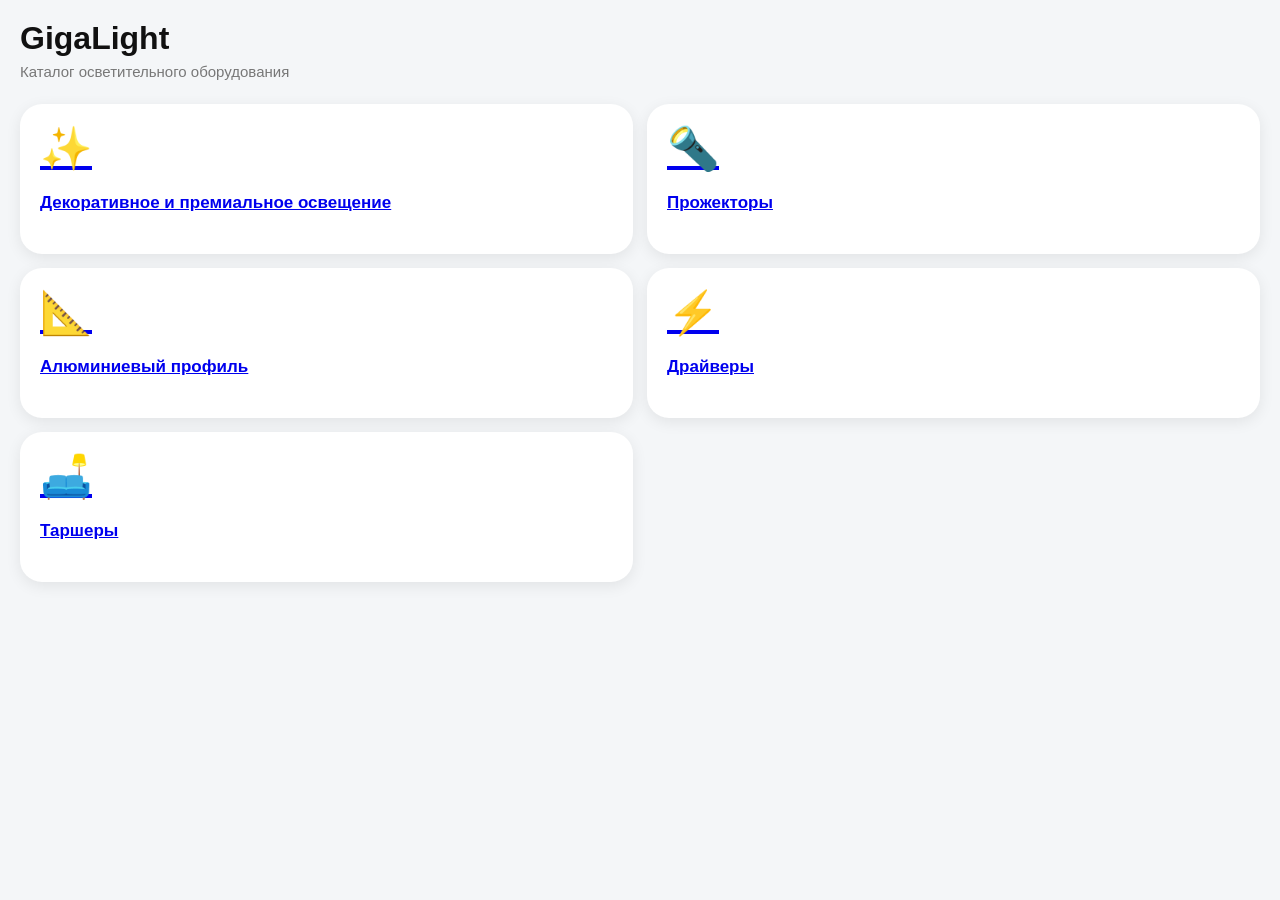
<file: index.html>
<!DOCTYPE html>
<html lang="ru">
<head>
  <meta charset="UTF-8">
  <meta name="viewport" content="width=device-width, initial-scale=1.0">
  <title>GigaLight</title>
  <link rel="stylesheet" href="style.css">
</head>

<body>

  <header class="header">
    <h1>GigaLight</h1>
    <p>Каталог осветительного оборудования</p>
  </header>

  <main class="catalog">

    <a class="category" href="lamps.html">
  <span class="icon">✨️</span>
  <span>Декоративное и премиальное освещение</span>
    </a>

    <a class="category" href="spotlights.html">
  <span class="icon">🔦</span>
  <span>Прожекторы</span>
    </a>

    <a class="category" href="profile.html">
  <span class="icon">📐</span>
  <span>Алюминиевый профиль</span>
    </a>


    <a class="category" href="drivers.html">
  <span class="icon">⚡</span>
  <span>Драйверы</span>
    </a>

    <a class="category" href="floor-lamps.html">
  <span class="icon">🛋️</span>
  <span>Таршеры</span>
    </a>

  </main>

</body>
</html>
</file>
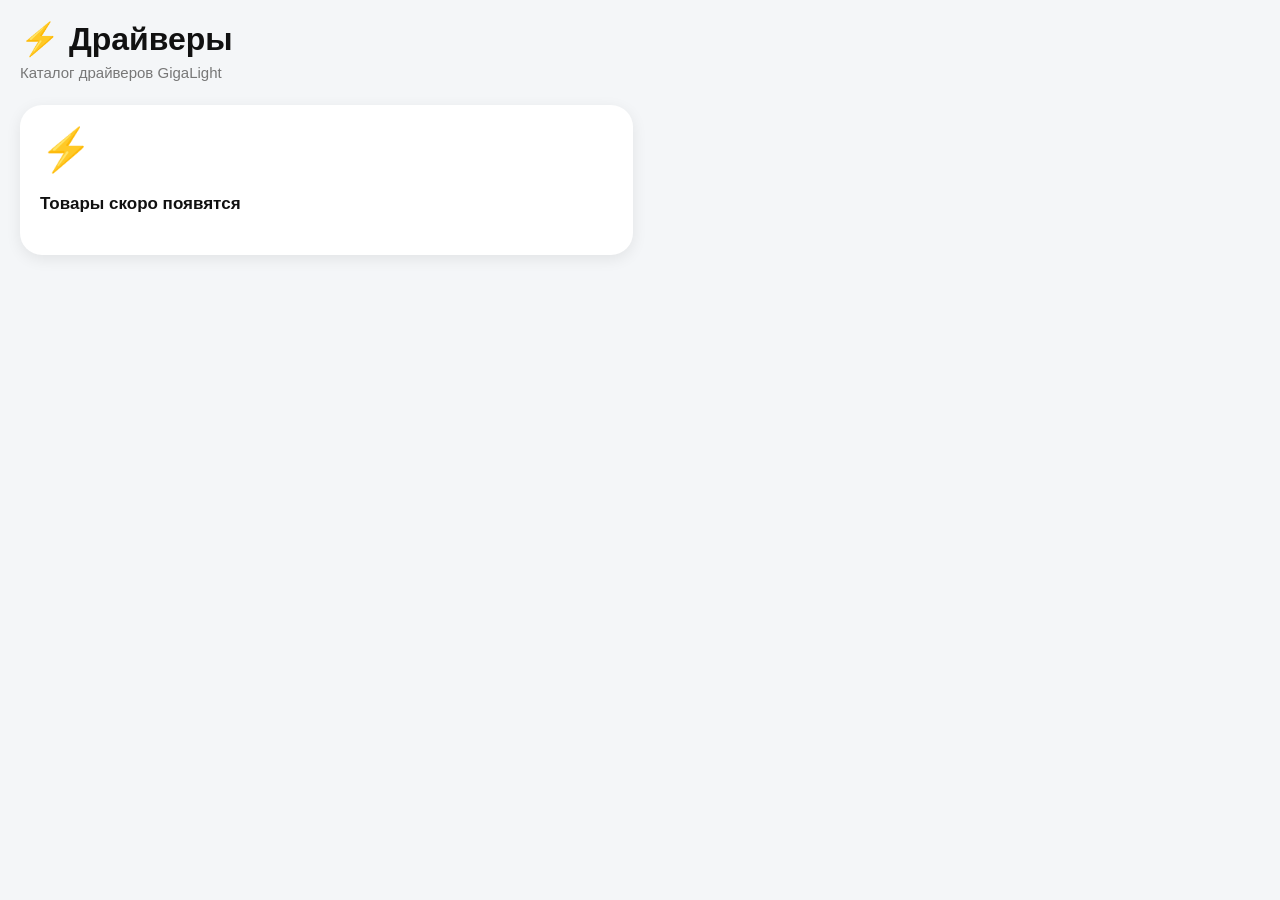
<file: drivers.html>
<!DOCTYPE html>
<html lang="ru">
<head>
  <meta charset="UTF-8">
  <meta name="viewport" content="width=device-width, initial-scale=1.0">
  <title>Драйверы — GigaLight</title>
  <link rel="stylesheet" href="style.css">
</head>

<body>

  <header class="header">
    <h1>⚡ Драйверы</h1>
    <p>Каталог драйверов GigaLight</p>
  </header>

  <main class="catalog">

    <div class="category">
      <span class="icon">⚡</span>
      <span>Товары скоро появятся</span>
    </div>

  </main>

</body>
</html>
</file>
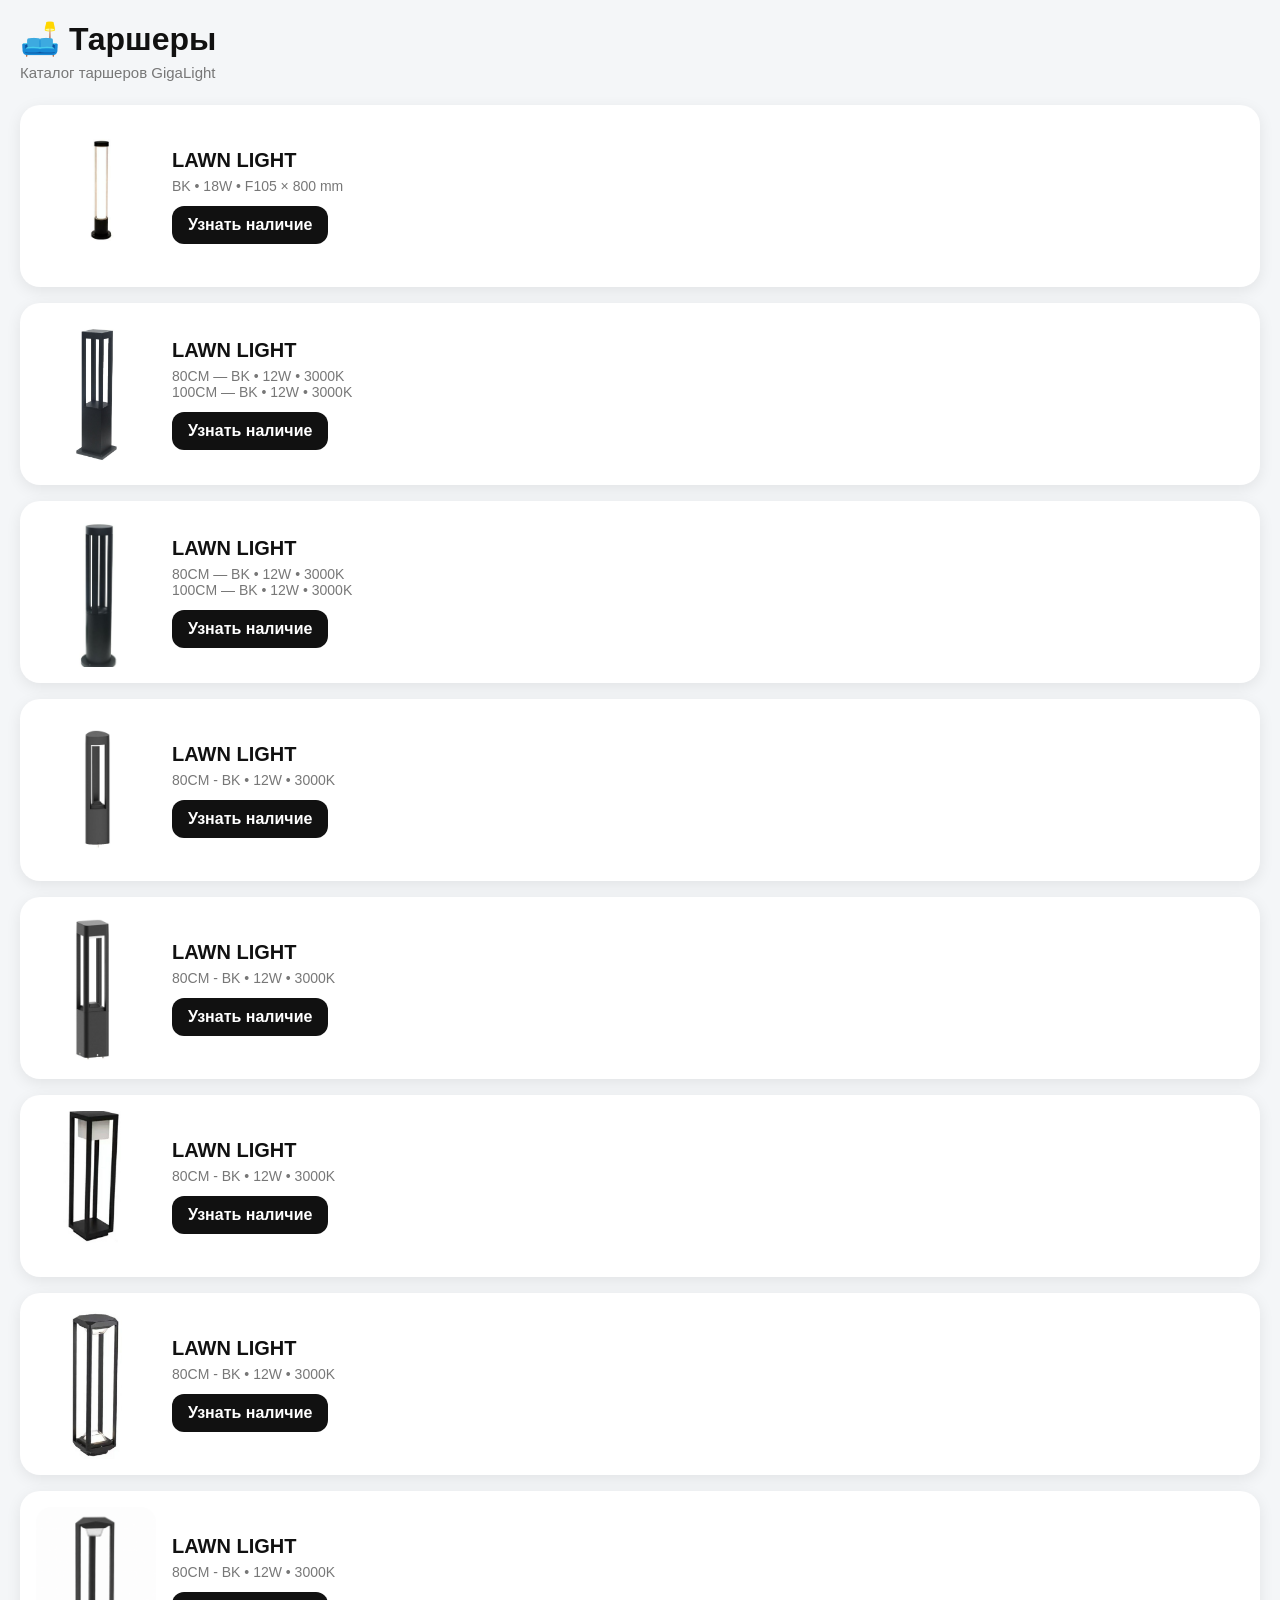
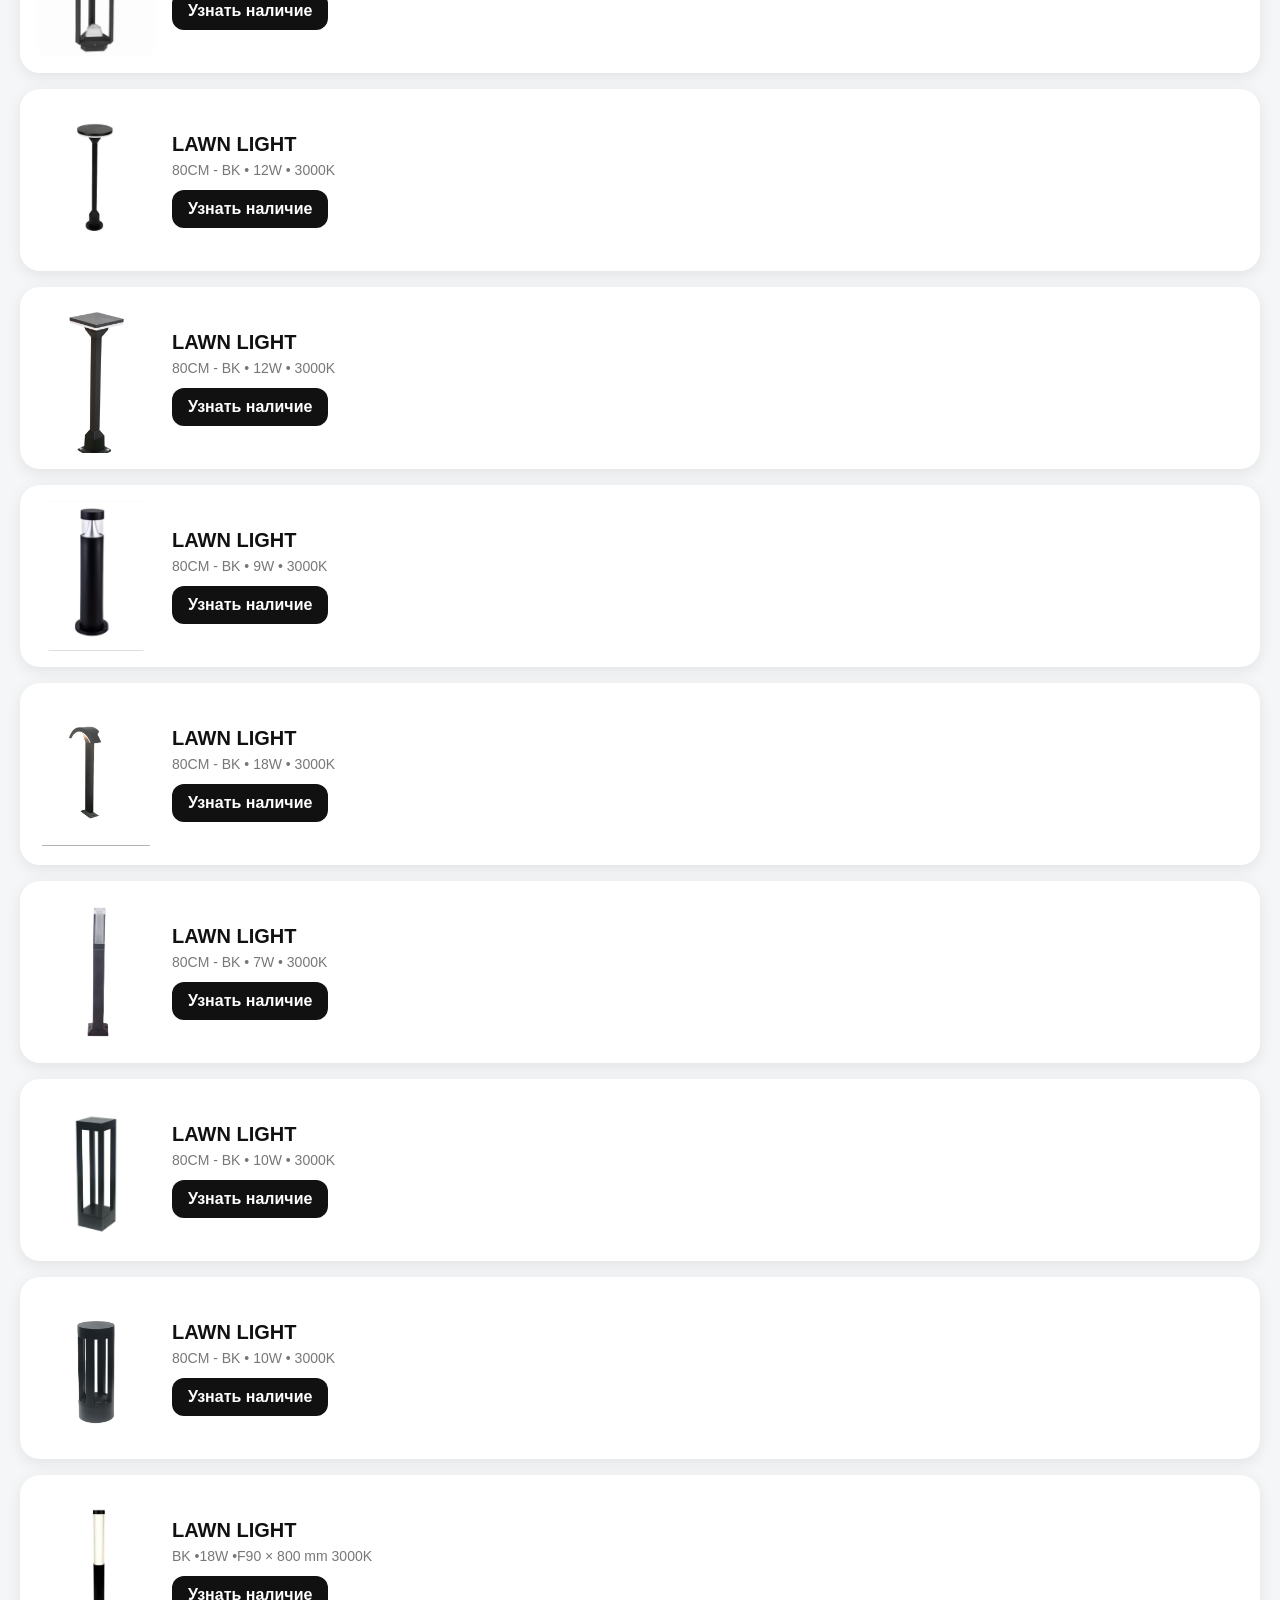
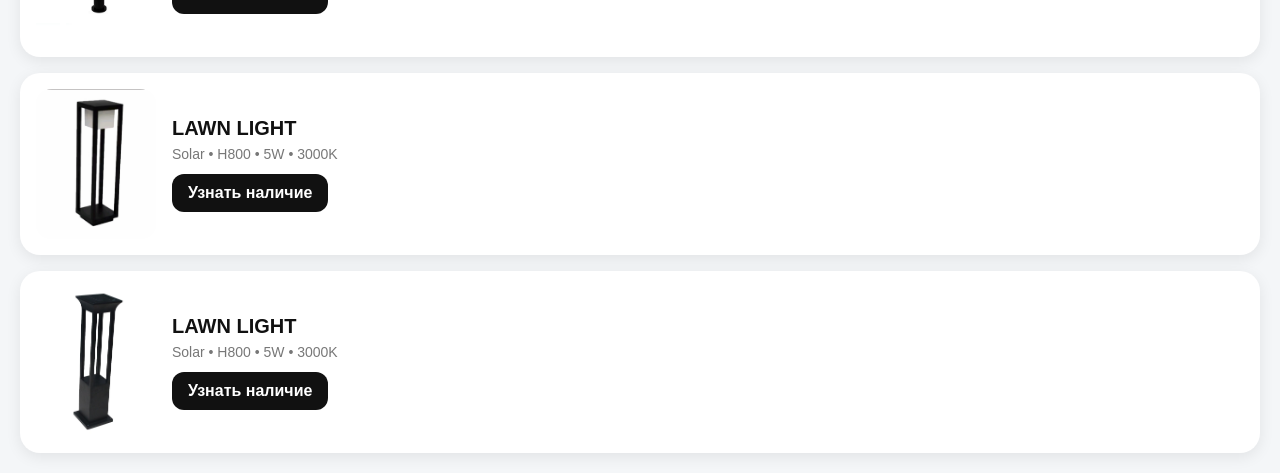
<file: floor-lamps.html>
<!DOCTYPE html>
<html lang="ru">
<head>
  <meta charset="UTF-8">
  <meta name="viewport" content="width=device-width, initial-scale=1.0">
  <title>Таршеры — GigaLight</title>
  <link rel="stylesheet" href="style.css">
</head>

<body>

  <header class="header">
    <h1>🛋️ Таршеры</h1>
    <p>Каталог таршеров GigaLight</p>
  </header>

  <main class="products">

    <div class="product-card">

      <div class="product-images">
        <div class="product-photo">
  <img src="images/IMG_20260810_214449_612.jpg" alt="LAWN LIGHT">
        </div>
      </div>

      <div class="product-info">

  <h2>LAWN LIGHT</h2>

  <p class="product-specs">
    BK • 18W • F105 × 800 mm
  </p>

  <a class="availability-button" href="https://t.me/GigaLight_uz">
    Узнать наличие
  </a>

      </div>

    </div>
<div class="product-card">

  <div class="product-images">
    <div class="product-photo">
      <img src="images/IMG_20260817_140615_502.jpg" alt="LAWN LIGHT 80CM / 100CM">
    </div>
  </div>

  <div class="product-info">

    <h2>LAWN LIGHT</h2>

    <p class="product-specs">
      80CM — BK • 12W • 3000K<br>
      100CM — BK • 12W • 3000K
    </p>

    <a class="availability-button" href="https://t.me/GigaLight_uz">
      Узнать наличие
    </a>

  </div>

</div>
    <div class="product-card">

  <div class="product-images">
    <div class="product-photo">
      <img src="images/IMG_20260817_143031_594.jpg" alt="LAWN LIGHT 80CM / 100CM">
    </div>
  </div>

  <div class="product-info">

    <h2>LAWN LIGHT</h2>

    <p class="product-specs">
      80CM — BK • 12W • 3000K<br>
      100CM — BK • 12W • 3000K
    </p>

    <a class="availability-button" href="https://t.me/GigaLight_uz">
      Узнать наличие
    </a>

  </div>

    </div>
    <div class="product-card">

  <div class="product-images">
    <div class="product-photo">
      <img src="images/IMG_20260818_114534_307.jpg" alt="LAWN LIGHT">
    </div>
  </div>

  <div class="product-info">

    <h2>LAWN LIGHT</h2>

    <p class="product-specs">
      80CM	- BK • 12W • 3000K <br>
    </p>

    <a class="availability-button" href="https://t.me/GigaLight_uz">
      Узнать наличие
    </a>

  </div>

    </div>
    <div class="product-card">

  <div class="product-images">
    <div class="product-photo">
      <img src="images/IMG_20260818_130932_310.jpg" alt="LAWN LIGHT">
    </div>
  </div>

  <div class="product-info">

    <h2>LAWN LIGHT</h2>

    <p class="product-specs">
      80CM - BK • 12W • 3000K <br>
    </p>

    <a class="availability-button" href="https://t.me/GigaLight_uz">
      Узнать наличие
    </a>

  </div>

    </div>
    <div class="product-card">

  <div class="product-images">
    <div class="product-photo">
      <img src="images/IMG_20260818_131247_336.jpg" alt="LAWN LIGHT">
    </div>
  </div>

  <div class="product-info">

    <h2>LAWN LIGHT</h2>

    <p class="product-specs">
      80CM - BK • 12W • 3000K <br>
    </p>

    <a class="availability-button" href="https://t.me/GigaLight_uz">
      Узнать наличие
    </a>

  </div>

    </div>
    <div class="product-card">

  <div class="product-images">
    <div class="product-photo">
      <img src="images/IMG_20260818_131558_359.jpg" alt="LAWN LIGHT">
    </div>
  </div>

  <div class="product-info">

    <h2>LAWN LIGHT</h2>

    <p class="product-specs">
      80CM - BK • 12W • 3000K <br>
    </p>

    <a class="availability-button" href="https://t.me/GigaLight_uz">
      Узнать наличие
    </a>

  </div>

    </div>
    <div class="product-card">

  <div class="product-images">
    <div class="product-photo">
      <img src="images/file_00000000abd481f4b45d6cfb1474f672.png" alt="LAWN LIGHT">
    </div>
  </div>

  <div class="product-info">

    <h2>LAWN LIGHT</h2>

    <p class="product-specs">
      80CM - BK • 12W • 3000K <br>
    </p>

    <a class="availability-button" href="https://t.me/GigaLight_uz">
      Узнать наличие
    </a>

  </div>

    </div>
    <div class="product-card">

  <div class="product-images">
    <div class="product-photo">
      <img src="images/IMG_20260818_155626_339.jpg" alt="LAWN LIGHT">
    </div>
  </div>

  <div class="product-info">

    <h2>LAWN LIGHT</h2>

    <p class="product-specs">
      80CM - BK • 12W • 3000K <br>
    </p>

    <a class="availability-button" href="https://t.me/GigaLight_uz">
      Узнать наличие
    </a>

  </div>

    </div>
    <div class="product-card">

  <div class="product-images">
    <div class="product-photo">
      <img src="images/IMG_20260818_155952_649.jpg" alt="LAWN LIGHT">
    </div>
  </div>

  <div class="product-info">

    <h2>LAWN LIGHT</h2>

    <p class="product-specs">
      80CM - BK • 12W • 3000K <br>
    </p>

    <a class="availability-button" href="https://t.me/GigaLight_uz">
      Узнать наличие
    </a>

  </div>

    </div>
    <div class="product-card">

  <div class="product-images">
    <div class="product-photo">
      <img src="images/Screenshot_20260818_160342_WPS Office.jpg" alt="LAWN LIGHT">
    </div>
  </div>

  <div class="product-info">

    <h2>LAWN LIGHT</h2>

    <p class="product-specs">
      80CM - BK • 9W • 3000K <br>
    </p>

    <a class="availability-button" href="https://t.me/GigaLight_uz">
      Узнать наличие
    </a>

  </div>

    </div>
    <div class="product-card">

  <div class="product-images">
    <div class="product-photo">
      <img src="images/Screenshot_20260818_160643_WPS Office.jpg" alt="LAWN LIGHT">
    </div>
  </div>

  <div class="product-info">

    <h2>LAWN LIGHT</h2>

    <p class="product-specs">
      80CM - BK • 18W • 3000K <br>
    </p>

    <a class="availability-button" href="https://t.me/GigaLight_uz">
      Узнать наличие
    </a>

  </div>

    </div>
    <div class="product-card">

  <div class="product-images">
    <div class="product-photo">
      <img src="images/IMG_20260818_161400_520.jpg" alt="LAWN LIGHT">
    </div>
  </div>

  <div class="product-info">

    <h2>LAWN LIGHT</h2>

    <p class="product-specs">
      80CM - BK • 7W • 3000K <br>
    </p>

    <a class="availability-button" href="https://t.me/GigaLight_uz">
      Узнать наличие
    </a>

  </div>

    </div>
    <div class="product-card">

  <div class="product-images">
    <div class="product-photo">
      <img src="images/IMG_20260818_161632_821.jpg" alt="LAWN LIGHT">
    </div>
  </div>

  <div class="product-info">

    <h2>LAWN LIGHT</h2>

    <p class="product-specs">
      80CM - BK • 10W • 3000K <br>
    </p>

    <a class="availability-button" href="https://t.me/GigaLight_uz">
      Узнать наличие
    </a>

  </div>

    </div>
    <div class="product-card">

  <div class="product-images">
    <div class="product-photo">
      <img src="images/IMG_20260818_161747_446.jpg" alt="LAWN LIGHT">
    </div>
  </div>

  <div class="product-info">

    <h2>LAWN LIGHT</h2>

    <p class="product-specs">
      80CM - BK • 10W • 3000K <br>
    </p>

    <a class="availability-button" href="https://t.me/GigaLight_uz">
      Узнать наличие
    </a>

  </div>

    </div><div class="product-card">

  <div class="product-images">
    <div class="product-photo">
      <img src="images/IMG_20260819_145302_654.jpg" alt="LAWN LIGHT">
    </div>
  </div>

  <div class="product-info">

    <h2>LAWN LIGHT</h2>

    <p class="product-specs">
      BK •18W •F90 × 800 mm 3000K <br>
    </p>

    <a class="availability-button" href="https://t.me/GigaLight_uz">
      Узнать наличие
    </a>

  </div>

    </div>
    <div class="product-card">

  <div class="product-images">
    <div class="product-photo">
      <img src="images/Screenshot_20260819_150036_WPS Office.jpg" alt="LAWN LIGHT">
    </div>
  </div>

  <div class="product-info">

    <h2>LAWN LIGHT</h2>

    <p class="product-specs">
      Solar • H800 • 5W • 3000K <br>
    </p>

    <a class="availability-button" href="https://t.me/GigaLight_uz">
      Узнать наличие
    </a>

  </div>

    </div>
    <div class="product-card">

  <div class="product-images">
    <div class="product-photo">
      <img src="images/IMG_20260819_153224_941.jpg" alt="LAWN LIGHT">
    </div>
  </div>

  <div class="product-info">

    <h2>LAWN LIGHT</h2>

    <p class="product-specs">
      Solar • H800 • 5W • 3000K <br>
    </p>

    <a class="availability-button" href="https://t.me/GigaLight_uz">
      Узнать наличие
    </a>

  </div>

    </div>
  </main>

</body>
</html>
</file>
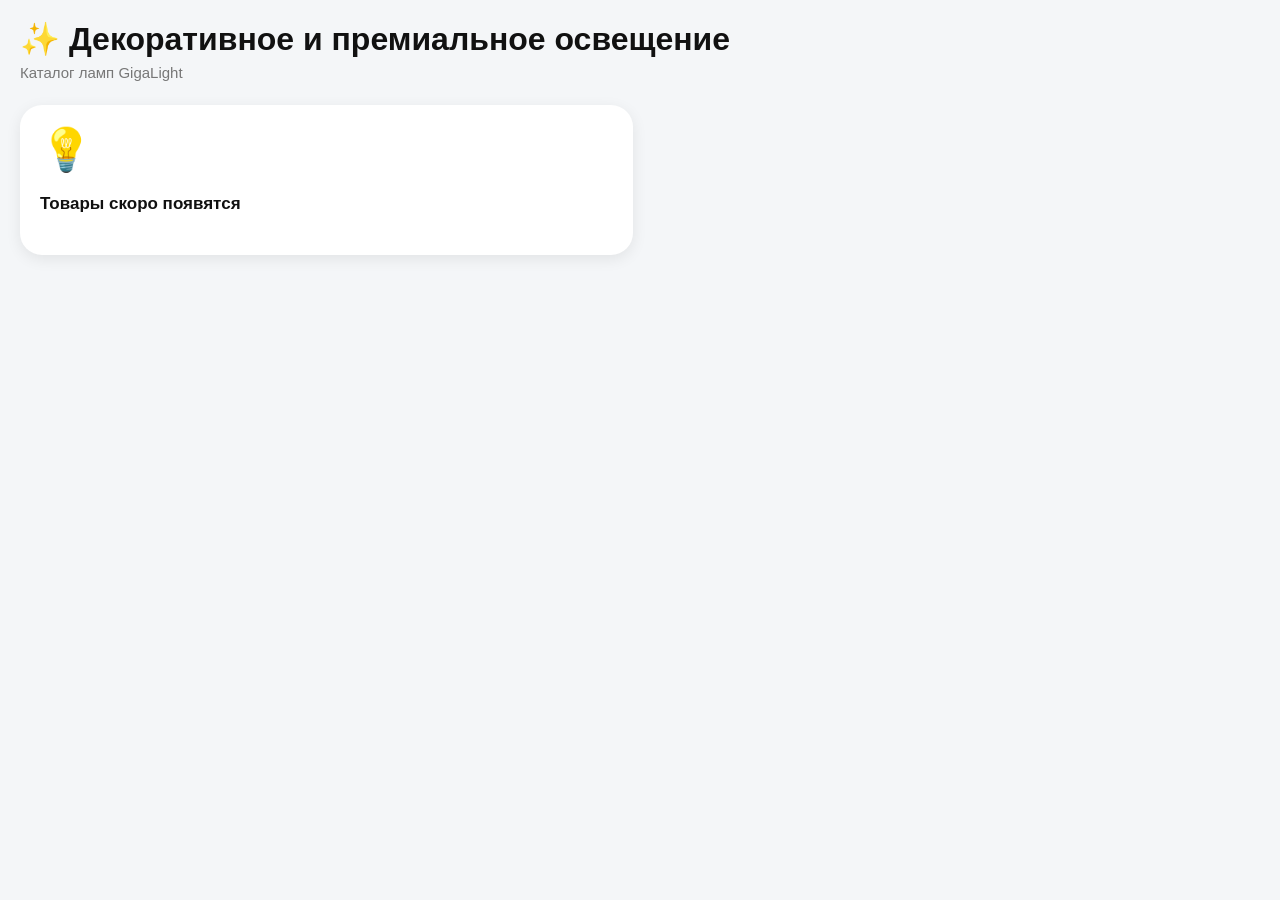
<file: lamps.html>
<!DOCTYPE html>
<html lang="ru">
<head>
  <meta charset="UTF-8">
  <meta name="viewport" content="width=device-width, initial-scale=1.0">
  <title>Лампы — GigaLight</title>
  <link rel="stylesheet" href="style.css">
</head>

<body>

  <header class="header">
    <h1>✨ Декоративное и премиальное освещение</h1>
    <p>Каталог ламп GigaLight</p>
  </header>

  <main class="catalog">

    <div class="category">
      <span class="icon">💡</span>
      <span>Товары скоро появятся</span>
    </div>

  </main>

</body>
</html>
</file>
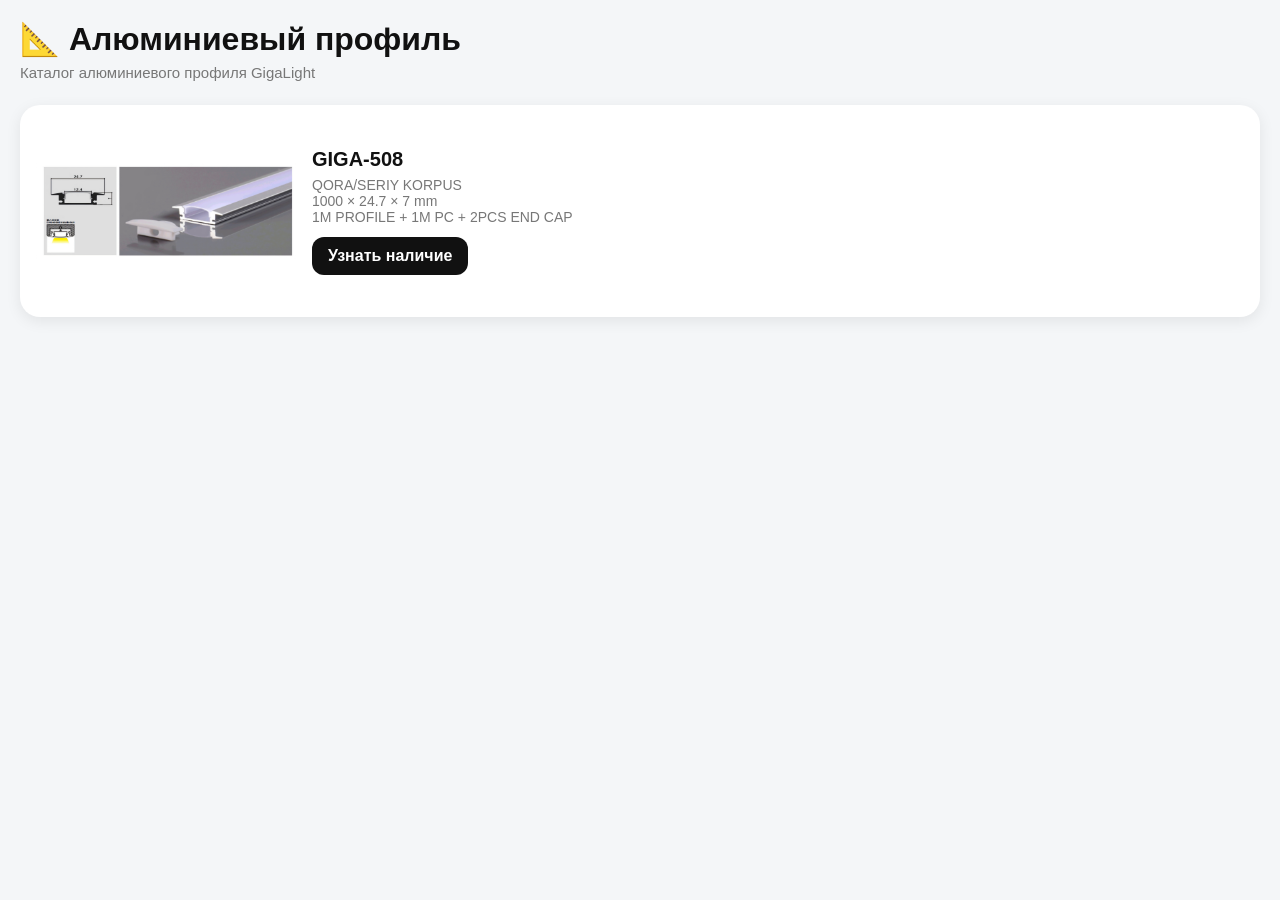
<file: profile.html>
<!DOCTYPE html>
<html lang="ru">
<head>
  <meta charset="UTF-8">
  <meta name="viewport" content="width=device-width, initial-scale=1.0">
  <title>Алюминиевый профиль — GigaLight</title>
  <link rel="stylesheet" href="style.css">
</head>

<body>

  <header class="header">
    <h1>📐 Алюминиевый профиль</h1>
    <p>Каталог алюминиевого профиля GigaLight</p>
  </header>

  <main class="products">

    <div class="product-card profile-card">

  <div class="product-images">
    <div class="product-photo">
      <img class="profile-image" src="images/Screenshot_20260819_160245_WPS Office(1).jpg" alt="GIGA-508">
    </div>
  </div>

  <div class="product-info">

    <h2>GIGA-508</h2>

    <p class="product-specs">
      QORA/SERIY KORPUS<br>
      1000 × 24.7 × 7 mm<br>
      1M PROFILE + 1M PC + 2PCS END CAP
    </p>

    <a class="availability-button" href="https://t.me/GigaLight_uz">
      Узнать наличие
    </a>

  </div>

    </div>

  </main>

</body>
</html>
</file>
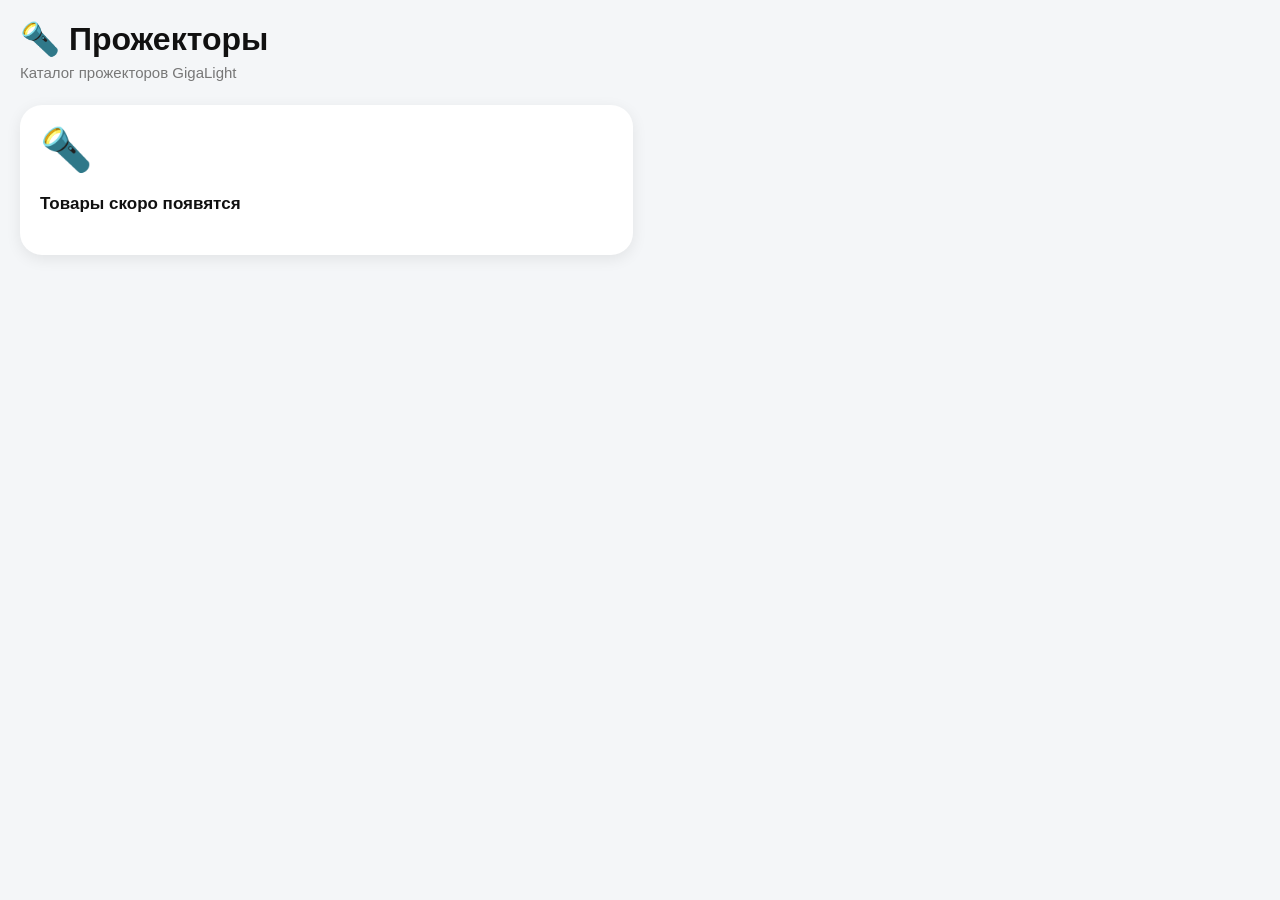
<file: spotlights.html>
<!DOCTYPE html>
<html lang="ru">
<head>
  <meta charset="UTF-8">
  <meta name="viewport" content="width=device-width, initial-scale=1.0">
  <title>Прожекторы — GigaLight</title>
  <link rel="stylesheet" href="style.css">
</head>

<body>

  <header class="header">
    <h1>🔦 Прожекторы</h1>
    <p>Каталог прожекторов GigaLight</p>
  </header>

  <main class="catalog">

    <div class="category">
      <span class="icon">🔦</span>
      <span>Товары скоро появятся</span>
    </div>

  </main>

</body>
</html>
</file>
<file: style.css>
* {
  box-sizing: border-box;
}

body {
  margin: 0;
  padding: 20px;
  font-family: Arial, sans-serif;
  background: #f4f6f8;
  color: #111;
}

.header {
  margin-bottom: 24px;
}

.header h1 {
  margin: 0;
  font-size: 32px;
  font-weight: 800;
}

.header p {
  margin: 6px 0 0;
  color: #777;
  font-size: 15px;
}

.catalog {
  display: grid;
  grid-template-columns: 1fr 1fr;
  gap: 14px;
}

.category {
  min-height: 150px;
  padding: 20px;
  border: none;
  border-radius: 22px;
  background: white;
  box-shadow: 0 4px 15px rgba(0, 0, 0, 0.08);
  font-size: 17px;
  font-weight: 700;
  text-align: left;
  cursor: pointer;
}

.category:active {
  transform: scale(0.97);
}

.icon {
  display: block;
  margin-bottom: 20px;
  font-size: 42px;
}

.products {
  display: flex;
  flex-direction: column;
  gap: 16px;
}

.product-card {
  display: flex;
  flex-direction: row;
  align-items: center;
  gap: 16px;
  padding: 16px;
  background: white;
  border-radius: 20px;
  box-shadow: 0 4px 15px rgba(0, 0, 0, 0.08);
}

.product-images {
  width: 120px;
  height: 150px;
  flex-shrink: 0;
}

.product-photo {
  width: 100%;
  height: 100%;
  border-radius: 16px;
  overflow: hidden;
}

.product-photo img {
  width: 100%;
  height: 100%;
  object-fit: cover;
  display: block;
}

.product-info {
  flex: 1;
  min-width: 0;
}

.product-card h2 {
  margin: 0;
  font-size: 20px;
}

.product-specs {
  margin: 6px 0 12px;
  color: #777;
  font-size: 14px;
}

.availability-button {
  display: inline-block;
  padding: 10px 16px;
  border-radius: 12px;
  background: #111;
  color: white;
  text-decoration: none;
  font-weight: 600;
}

/* Только для алюминиевого профиля */
.profile-card .product-images {
  width: 240px;
  height: 150px;
}

.profile-card .profile-image {
  width: 100%;
  height: 100%;
  object-fit: contain;
}
.profile-card .product-images {
  width: 260px !important;
  height: 180px !important;
}

.profile-card .product-photo {
  width: 100% !important;
  height: 100% !important;
}

.profile-card .profile-image {
  width: 100% !important;
  height: 100% !important;
  object-fit: contain !important;
}

@media (max-width: 500px) {
  .profile-card .product-images {
    width: 240px !important;
    height: 170px !important;
  
}
@media (max-width: 500px) {

  .product-card {
    gap: 12px;
  }

  .product-images {
    width: 105px;
    height: 135px;
  }

  /* Отдельно возвращаем большой размер только профилю */
  .profile-card .product-images {
    width: 220px;
    height: 140px;
  }

  .profile-card {
    gap: 12px;
  }
}
  .catalog {
    grid-template-columns: 1fr 1fr;
  }
}
</file>
